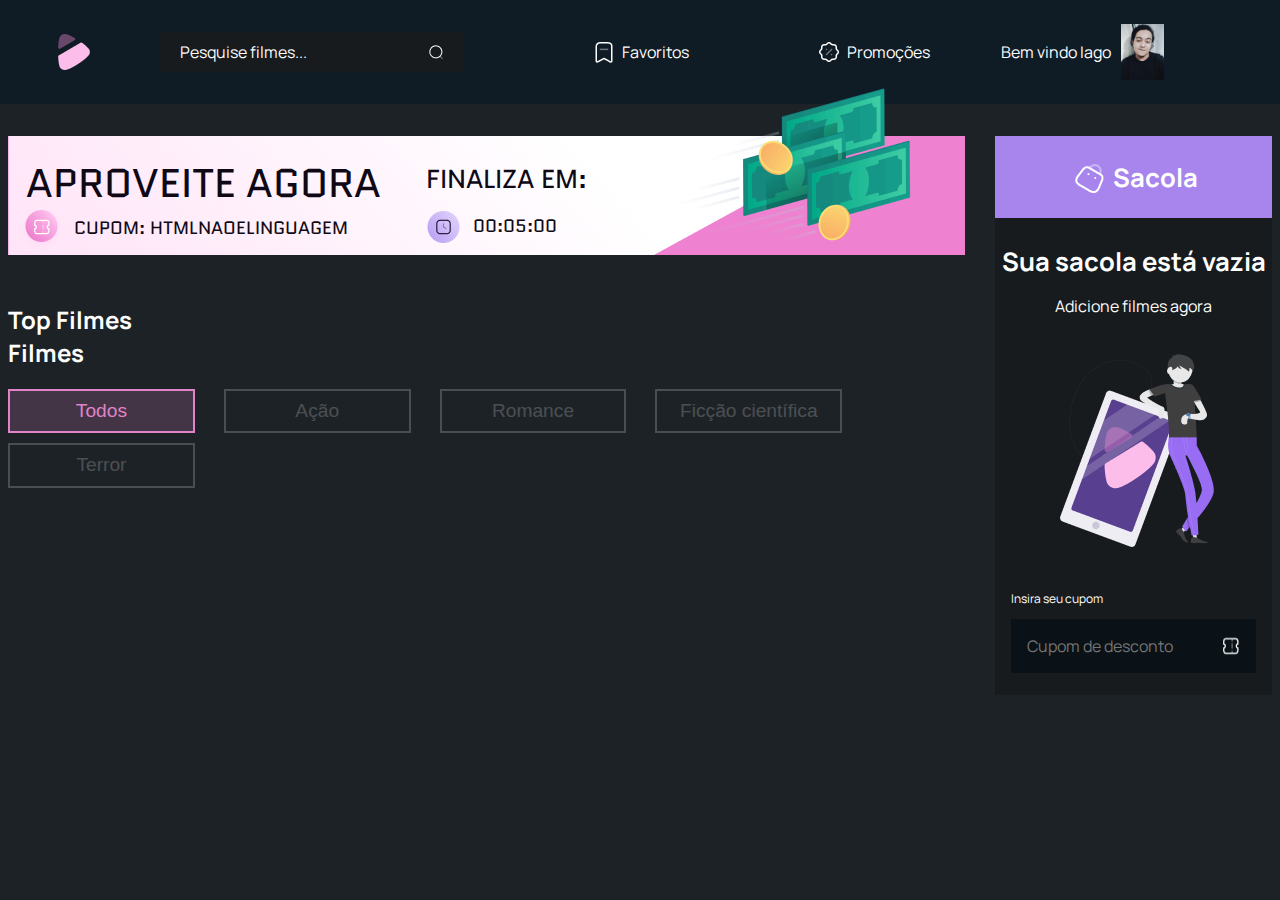
<file: index.html>
<!DOCTYPE html>
<html lang="en">
  <head>
    <meta charset="UTF-8"/>
    <meta name="viewport" content="width=device-width, initial-scale=1.0"/>
    <title>Filmedia</title>
    <link rel="stylesheet" href="index.css"/>
    <link href="https://fonts.googleapis.com/css2?family=Manrope:wght@400;500;600;700&display=swap" rel="stylesheet">
    <link href="https://fonts.googleapis.com/css2?family=Quantico&display=swap" rel="stylesheet"/>
  </head>
  <body>
    <div class="header">
      <div class="box1">
        <div class="search">
          <img src="./imgs/Arrow_-_Right_2.png" alt=""/>
          <div class="search-box">
            <input placeholder="Pesquise filmes..."/>
            <img src="./imgs/search.png" alt=""/>
          </div>
        </div>
        <div class="items-header">
          <div class="favorite">
            <img src="./imgs/Bookmark.png" alt=""/>
            <a href="">Favoritos</a>
          </div>
          <div class="discount">
            <img src="./imgs/Discount.png" alt=""/>
            <a href="">Promoções</a>
          </div>
        </div>
      </div>

      <div class="usuario">
        Bem vindo Iago
        <img src="./imgs/photo.jpg" alt="" style="padding-left: 10px; max-width: 56px; max-height: 56px"/>
      </div>
    </div>
    <div class="content">

      <div class="left-content">
        <div class="promo">
          <img src="./imgs/Rectangle_9.png" alt="" class="imagem1"/>
          <span class="texto">APROVEITE AGORA</span>
          <span class="texto3">FINALIZA EM:</span>
          <p class="hora">00:<span class="timelapse"></span></p>

          <p class="texto2">CUPOM: HTMLNAOELINGUAGEM</p>
          <img src="./imgs/Ellipse 2.png" alt="" class="item2"/>
          <img src="./imgs/Ticket.png" alt="" class="item1"/>
          <img src="./imgs/Ellipse 1.png" alt="" class="item4"/>
          <img src="./imgs/Time_Square.png" alt="" class="item3"/>
          <img src="./imgs/money.png" alt="" class="imagem2"/>
        </div>
        <h2 style="margin-bottom: 0">Top Filmes</h2>
        <div class="container-1"></div>
        <h2 style="margin-top: 0">Filmes</h2>
        <div class="generos">
          <button class="marcado" id="generoTodos">Todos</button>
          <button class="desmarcado" id="generoAcao">Ação</button>
          <button class="desmarcado" id="generoRomance">Romance</button>
          <button class="desmarcado" id="generoFiccao">
            Ficção científica
          </button>
          <button class="desmarcado" id="generoTerror">Terror</button>
        </div>

        <div class="container-2"></div>
      </div>
      <div class="right-content">
        <div class="bag">
          <div class="bag-header">
            <img src="./imgs/Bag.png" alt=""/>
            <span>Sacola</span>
          </div>
          <div class="bag-bottom">
            <div class="bag-content">
              <p class="title">Sua sacola está vazia</p>
              <p class="subtitle">Adicione filmes agora</p>
              <img src="./imgs/Social_Media.png" alt=""/>
            </div>
            <div class="bag-footer">
              <p>Insira seu cupom</p>
            </div>
            <div class="bag-footer-input">
              <input type="text" placeholder="Cupom de desconto" class="bagInput"/>
              <img src="./imgs/Ticket.png" alt=""/>
            </div>
          </div>
        </div>
      </div>
    </div>
    <script src="index.js"></script>
  </body>
</html>
</file>
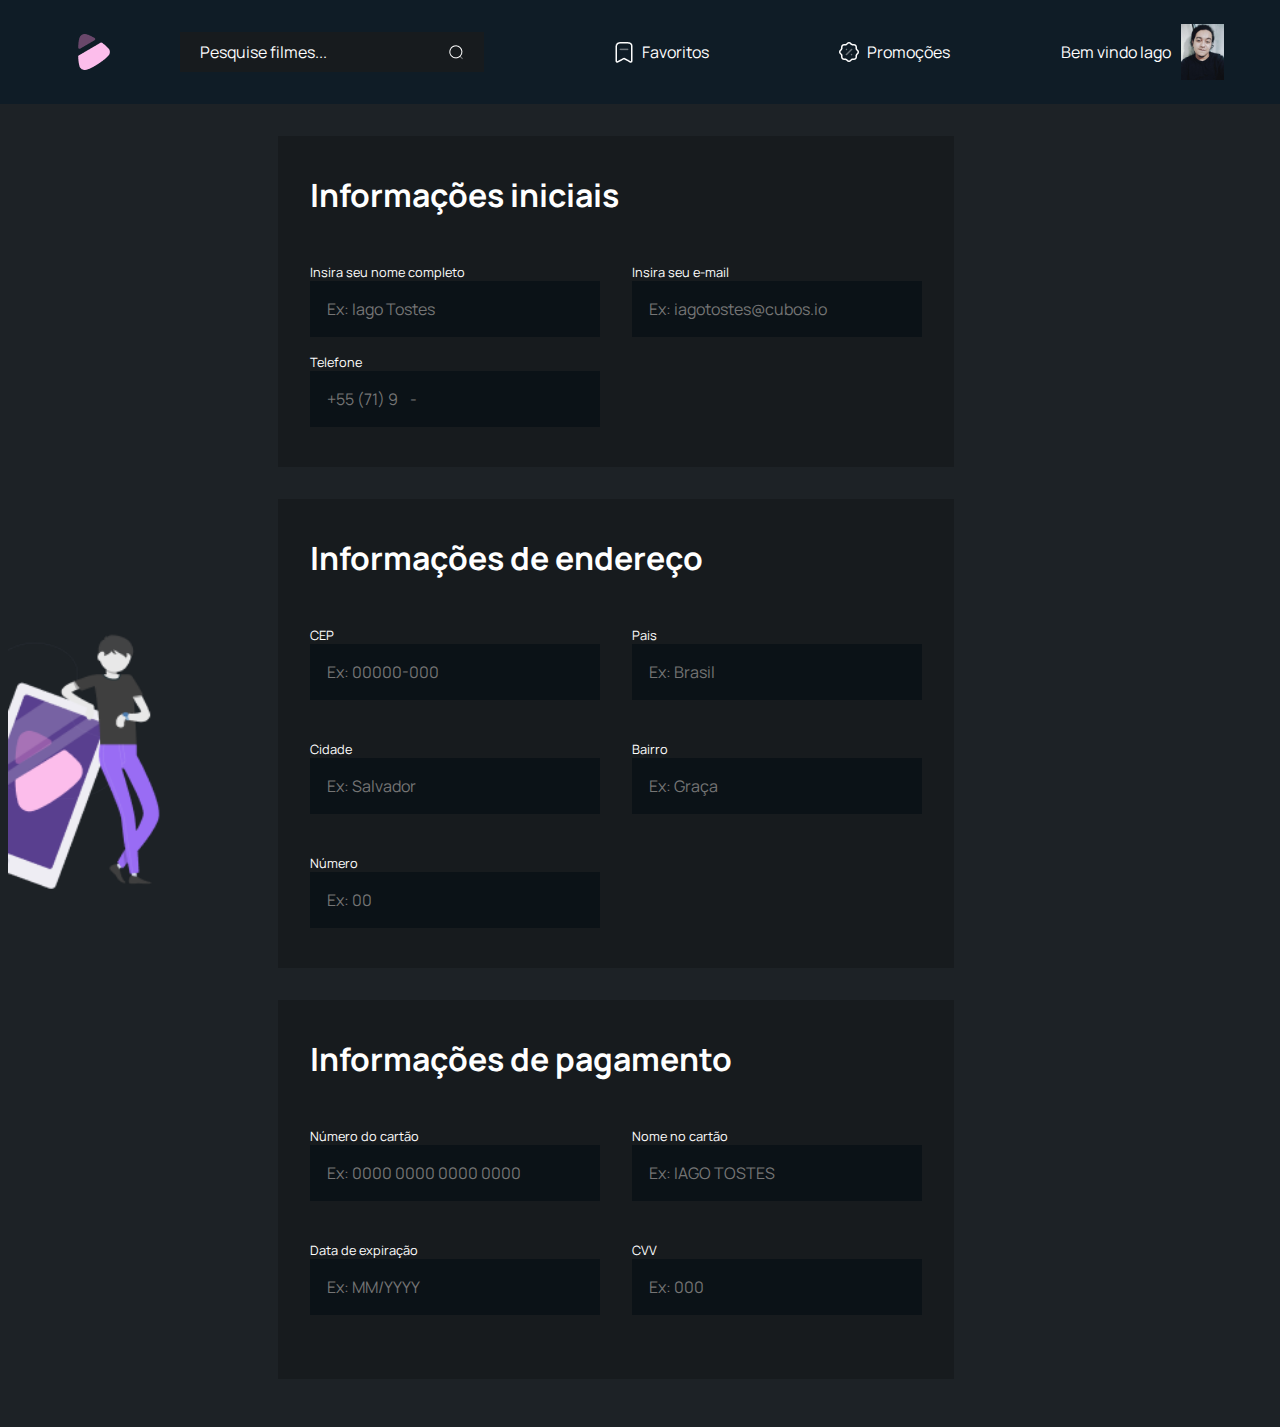
<file: form.html>
<!DOCTYPE html>
<html lang="en">
  <head>
    <meta charset="UTF-8"/>
    <meta name="viewport" content="width=device-width, initial-scale=1.0"/>
    <title>Filmedia</title>
    <link rel="stylesheet" href="form.css"/>
    <link href="https://fonts.googleapis.com/css2?family=Manrope:wght@400;500;600;700&display=swap" rel="stylesheet">
    <link href="https://fonts.googleapis.com/css2?family=Quantico&display=swap" rel="stylesheet"/>
  </head>
  <body>
    <div class="header">
      <div class="box1">
        <div class="search">
          <img src="./imgs/Arrow_-_Right_2.png" alt=""/>
          <div class="search-box">
            <input placeholder="Pesquise filmes..."/>
            <img src="./imgs/search.png" alt=""/>
          </div>
        </div>
        <div class="items-header">
          <div class="favorite">
            <img src="./imgs/Bookmark.png" alt=""/>
            <a href="">Favoritos</a>
          </div>
          <div class="discount">
            <img src="./imgs/Discount.png" alt=""/>
            <a href="">Promoções</a>
          </div>
        </div>
      </div>

      <div class="usuario">
        Bem vindo Iago
        <img src="./imgs/photo.jpg" alt="" style="padding-left: 10px; max-width: 56px; max-height: 56px"/>
      </div>
    </div>
    <div class="content">
      <div class="left-content">
        <form action="./success.html" id="form-page">
          <div class="info-iniciais">
            <h1>Informações iniciais</h1>
            <div class="info-iniciais-div">
              <div class="bloco">

                <div>
                  <p>Insira seu nome completo</p>
                  <input type="text" placeholder="Ex: Iago Tostes"></div>
                <div>
                  <p>Insira seu e-mail</p>
                  <input type="email" placeholder="Ex: iagotostes@cubos.io">
                </div>
              </div>

              <div>
                <p>Telefone</p>
                <input type="tel" placeholder="+55 (71) 9    -">
              </div>

            </div>
          </div>

          <div class="info-endereco">
            <h1>Informações de endereço</h1>
            <div class="info-endereco-div">
              <div class="bloco">
                <div>
                  <p>CEP</p>
                  <input type="text" placeholder="Ex: 00000-000">
                </div>
                <div>
                  <p>Pais</p>
                  <input type="text" placeholder="Ex: Brasil">
                </div>
              </div>
              <div class="bloco">
                <div>
                  <p>Cidade</p>
                  <input type="text" placeholder="Ex: Salvador">
                </div>
                <div>
                  <p>Bairro</p>
                  <input type="text" placeholder="Ex: Graça">
                </div>
              </div>
              <div class="bloco">
                <div>
                  <p>Número</p>
                  <input type="number" placeholder="Ex: 00">
                </div>
              </div>

            </div>
          </div>

          <div class="info-pagamento">
            <h1>Informações de pagamento</h1>
            <div class="info-pagamento-div">
              <div class="bloco">
                <div>
                  <p>Número do cartão</p>
                  <input type="text" placeholder="Ex: 0000 0000 0000 0000">
                </div>
                <div>
                  <p>Nome no cartão</p>
                  <input type="text" placeholder="Ex: IAGO TOSTES">
                </div>
              </div>
              <div class="bloco">
                <div>
                  <p>Data de expiração</p>
                  <input type="text" placeholder="Ex: MM/YYYY">
                </div>
                <div>
                  <p>CVV</p>
                  <input type="number" placeholder="Ex: 000">
                </div>

              </div>
            </div>

          </div>
        </form>
      </div>
      <div class="right-content">
        <div class="bag">
          <div class="bag-header">
            <img src="./imgs/Bag.png" alt=""/>
            <span>Sacola</span>
          </div>
          <div class="bag-bottom">
            <div class="bag-content">
              <p class="title">Sua sacola está vazia</p>
              <p class="subtitle">Adicione filmes agora</p>
              <img src="./imgs/Social_Media.png" alt=""/>
            </div>
            <div class="bag-footer">
              <p>Insira seu cupom</p>
            </div>
            <div class="bag-footer-input">
              <input type="text" placeholder="Cupom de desconto" class="bagInput"/>
              <img src="./imgs/Ticket.png" alt=""/>
            </div>
          </div>
        </div>
      </div>
    </div>
    <script src="form.js"></script>
  </body>
</html>
</file>
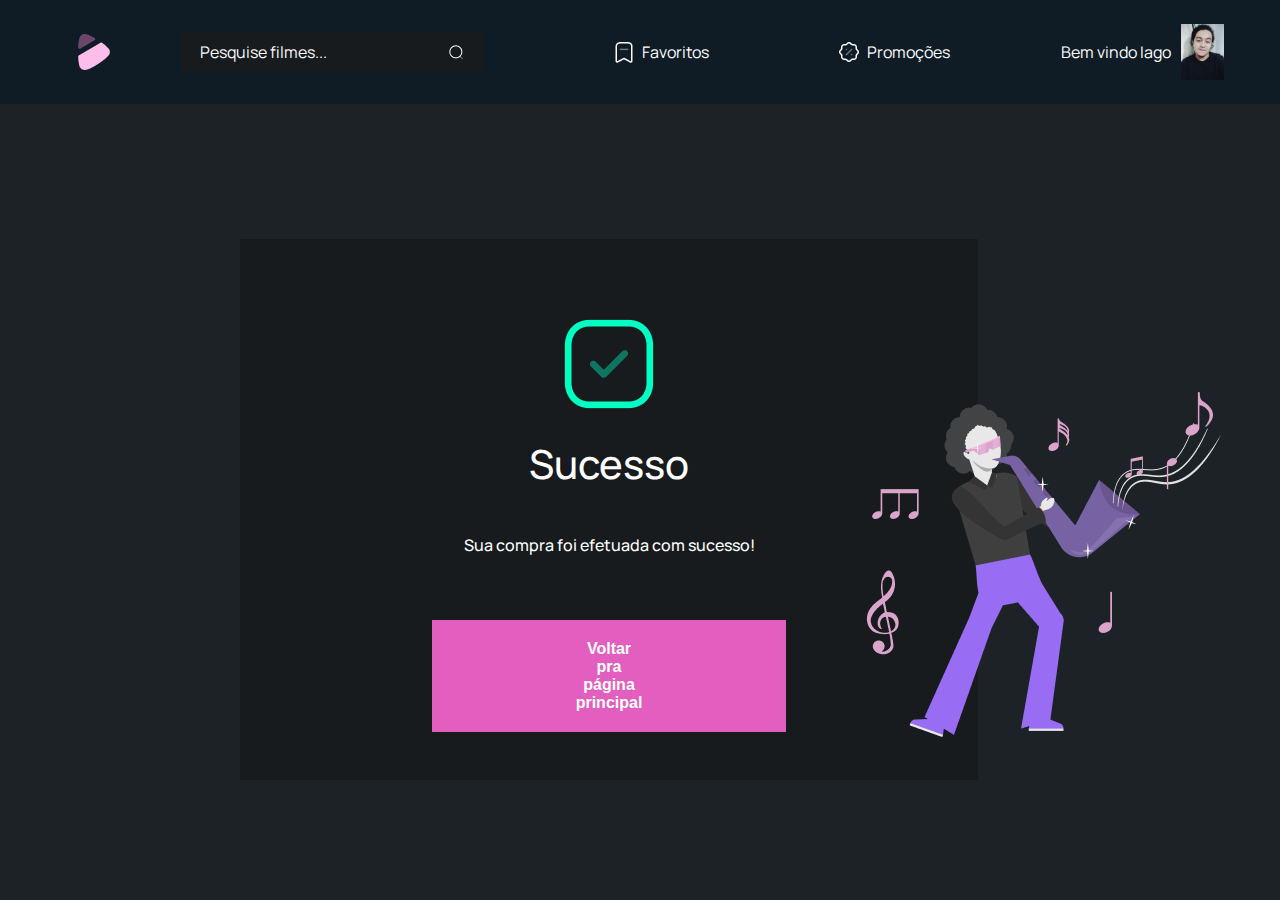
<file: success.html>
<!DOCTYPE html>
<html lang="en">
  <head>
    <meta charset="UTF-8"/>
    <meta name="viewport" content="width=device-width, initial-scale=1.0"/>
    <title>Filmedia</title>
    <link rel="stylesheet" href="success.css"/>
    <link href="https://fonts.googleapis.com/css2?family=Manrope:wght@400;500;600;700&display=swap" rel="stylesheet">
    <link href="https://fonts.googleapis.com/css2?family=Quantico&display=swap" rel="stylesheet"/>
  </head>
  <body>
    <div class="header">
      <div class="box1">
        <div class="search">
          <img src="./imgs/Arrow_-_Right_2.png" alt=""/>
          <div class="search-box">
            <input placeholder="Pesquise filmes..."/>
            <img src="./imgs/search.png" alt=""/>
          </div>
        </div>
        <div class="items-header">
          <div class="favorite">
            <img src="./imgs/Bookmark.png" alt=""/>
            <a href="">Favoritos</a>
          </div>
          <div class="discount">
            <img src="./imgs/Discount.png" alt=""/>
            <a href="">Promoções</a>
          </div>
        </div>
      </div>

      <div class="usuario">
        Bem vindo Iago
        <img src="./imgs/photo.jpg" alt="" style="padding-left: 10px; max-width: 56px; max-height: 56px"/>
      </div>
    </div>
    <div class="content">
      <div class="container-last-page">
        <img src="./imgs/Tick Square.png" alt="">
        <h1>Sucesso</h1>
        <h3>Sua compra foi efetuada com sucesso!</h3>
        <button>
          <span class="back">Voltar pra página principal</span></button>
      </div>
      <img class="img" src="./imgs/Musician.png" alt="">
    </div>
    <script src="success.js"></script>
  </body>
</html>
</file>
<file: index.css>
* {
  box-sizing: content-box;
}
.header ::placeholder {
  color: #fdfdfd;
  padding-left: 0.75em;
}
.header {
  background-color: #0f1c26;
  display: flex;
  justify-content: space-around;
  align-items: center;
  min-height: 6.5em;
}
body {
  background-color: #1d2226;
  margin: 0;
  color: white;
  font-family: "Manrope", sans-serif;
  min-width: 1024px;
}
.usuario {
  display: flex;
  align-items: center;
  padding-right: 5em;
}
.search {
  display: flex;
  align-items: center;
}
.search > img {
  margin-right: 3em;
}
.search-box {
  display: flex;
  min-height: 40px;
  background: #171b1e;
}
.items-header {
  display: flex;
  justify-content: space-evenly;
}
.items-header div {
  margin-left: 8em;
}
.box1 {
  display: flex;
}
.search-box img {
  align-self: center;
  background: #171b1e;
  min-height: 2.5em auto;
  padding-right: 1em;
}
.search-box input {
  all: unset;
  background: #171b1e;
  min-height: 2.5em;
  min-width: 20vw;
  color: white;
  align-self: center;
  padding-left: 0.5em;
}

.promo {
  position: relative;
  display: flex;
  margin-top: 2em;
  margin-bottom: 3em;
  background-color: #ee82d0;
  max-height: 120px;
  max-width: 97%;
  color: #0f0915;
}
.promo .texto {
  padding: 1.15rem;
  position: absolute;
  font-size: 2.5em;
  font-family: "Quantico", sans-serif;
}

.promo .texto2 {
  padding: 1.15rem;
  position: absolute;
  font-size: 1.1rem;
  font-family: "Quantico", sans-serif;
  top: 2.45em;
  left: 3rem;
}
.promo .texto3 {
  padding: 1.15rem;
  position: absolute;
  font-size: 1.6rem;
  left: 25rem;
  top: 0.4rem;
  font-family: "Quantico", sans-serif;
}
.promo p {
  padding: 1.15rem;
  position: absolute;
  font-size: 1.1rem;
  left: 27.9rem;
  top: 2.55rem;
  font-family: "Quantico", sans-serif;
}
.item2 {
  position: absolute;
  bottom: 0.1em;
  left: 0.6em;
}
.item1 {
  position: absolute;
  bottom: 1.15em;
  left: 1.55em;
}
.item4 {
  position: absolute;
  bottom: 0.78rem;
  left: 26.2rem;
}
.item3 {
  position: absolute;
  bottom: 1.25em;
  left: 26.75em;
}
.imagem1 {
  position: relative;
}
.imagem2 {
  position: absolute;
  left: 69%;
  bottom: 0.01em;
}

.filme {
  margin-right: 2em;
  min-height: 20em;
  min-width: 11.5em;
  display: flex;
  flex-direction: column;
  justify-content: space-between;
  background-size: 11.5em 20em;
  background-repeat: no-repeat;
  border: none;
  margin-top: 1.5em;
  margin-bottom: 1.5em;
}
.filme-topo {
  padding-left: 0.75em;
  padding-top: 0.75em;
}
.filme-rodape-classe {
  display: flex;
  align-items: center;
  flex-direction: row;
  justify-content: space-between;
  margin: 0em 0.5em;
}
.filme-rodape-classe div {
  color: #fbcd6e;
}
.nota {
  color: #fbcd6e;
}
.filme-rodape-add {
  display: flex;
  justify-content: space-between;
  background-color: #a785ed;
  padding: 0em 0.5em;
  margin: 0.5em;
  outline: inherit;
  height: 2em;
  min-width: 11.5em;
  align-items: center;
  color: white;
}
.filme-rodape-add:hover {
  background: linear-gradient(
      0deg,
      rgba(46, 46, 46, 0.45),
      rgba(46, 46, 46, 0.45)
    ),
    #a785ed;
}
.container-1,
.container-2 {
  display: flex;
  flex-direction: row;
  flex-wrap: wrap;
  max-width: 68em;
}
.generos button {
  margin-right: 1.35em;
  background: transparent;
  border: 2px solid #ffffff;
  color: #ffffff;
  opacity: 0.2;
  margin-bottom: 10px;
  min-height: 2em;
  min-width: 8.9em;
  font-size: 1.2em;
  outline: inherit;
}
.generos button:hover {
  color: #e183c8;
  border: 2px solid #e183c8;
  background: transparent;
  opacity: 1;
}
.generos button:active {
  border: 2px solid #a785ed;
  color: #a785ed;
  background: transparent;
  opacity: 1;
}
.generos .marcado {
  border: 2px solid #e183c8;
  color: #e183c8;
  opacity: 1;
  background: rgba(225, 131, 200, 0.2);
}
.generosClique {
  margin-right: 1.35em;
  background: rgba(225, 131, 200, 0.2);
  border: 2px solid #e183c8;
  color: #e183c8;

  min-height: 2em;
  min-width: 8.9em;
  font-size: 1.2em;
  outline: inherit;
}
a {
  text-decoration: none;
  color: white;
  padding-left: 6px;
}
.discount,
.favorite {
  display: flex;
  align-items: center;
}
.content {
  display: flex;
  justify-content: center;
  margin-left: 0.5em;
  margin-right: 0.5em;
}
.bag-content {
  text-align: center;
}
.bag-bottom {
  background: #171b1e;
  padding-bottom: 0.35em;
}
.bag-header {
  font-size: 1.6rem;
  font-weight: bold;
  display: flex;
  align-items: center;
  background-color: #a785ed;
  padding: 0.75em 0em;
  justify-content: center;
}
.right-content {
  margin-top: 2em;
}
.title {
  padding-top: 1em;
  margin: 0;
  font-size: 1.6em;
  font-weight: bold;
}
.subtitle {
  font-size: 1rem;
}
.bag-footer {
  font-size: 0.75em;
  margin-left: 1rem;
}
.bag-footer-input {
  display: flex;
  justify-content: space-between;
  padding: 1em;
  margin: 0em 1em 1em 1em;
  background: #0b1217;
  min-width: 10vw;
}

.bag-footer-input input {
  all: unset;
  color: white;
  min-width: 15vw;
}
.bag {
  position: sticky;
  top: 2.5em;
}
.bag-content-2 {
  display: flex;
  align-items: center;
  justify-content: space-between;
}
.filme-icon img {
  max-width: 4em;
  max-height: 5em;
  margin: 1em;
}
.filme-bag {
  display: flex;
  align-items: center;
  font-size: 1em;
}
.filme-info-preco {
  margin-top: 0.5em;
}
.filme-qtd {
  margin-right: 1em;
  display: flex;
  align-items: center;
}

.filme-qtd-span {
  margin: 0.5em;
}
.bag-confirmar {
  color: white;
  display: flex;
  justify-content: space-between;
  align-items: center;
  background-color: #e25ebf;
  padding: 1rem;
  width: 100%;
  font-size: 1.2rem;
  outline: inherit;
  box-sizing: border-box;
}
.bag-confirmar:hover {
  color: white;
  display: flex;
  justify-content: space-between;
  align-items: center;
  background: linear-gradient(
      0deg,
      rgba(225, 123, 123, 0.45),
      rgba(225, 123, 123, 0.45)
    ),
    #ffb6eb;
  box-shadow: 0px 16px 24px -12px rgba(226, 94, 191, 0.16);
  padding: 1rem;
  width: 100%;
  font-size: 1.2rem;
  outline: inherit;
  box-sizing: border-box;
}
.bag-confirmar-div {
  padding: 0em 1em 1em 1em;
}
</file>
<file: form.css>
* {
  box-sizing: content-box;
}
.header ::placeholder {
  color: #fdfdfd;
  padding-left: 0.75em;
}
.header {
  background-color: #0f1c26;
  display: flex;
  justify-content: space-around;
  align-items: center;
  min-height: 6.5em;
}
body {
  background-color: #1d2226;
  margin: 0;
  color: white;
  font-family: "Manrope", sans-serif;
  min-width: 1024px;
}
.usuario {
  display: flex;
  align-items: center;
}
.search {
  display: flex;
  align-items: center;
}
.search > img {
  margin-right: 3em;
}
.search-box {
  display: flex;
  min-height: 40px;
  background: #171b1e;
}
.search-box img {
  align-self: center;
  background: #171b1e;
  min-height: 2.5em auto;
  padding-right: 1em;
}
.search-box input {
  all: unset;
  background: #171b1e;
  min-height: 2.5em;
  min-width: 20vw;
  color: white;
  align-self: center;
  padding-left: 0.5em;
}

.items-header {
  display: flex;
  justify-content: space-evenly;
}
.items-header div {
  margin-left: 8em;
}
.box1 {
  display: flex;
}

a {
  text-decoration: none;
  color: white;
  padding-left: 6px;
}
.discount,
.favorite {
  display: flex;
  align-items: center;
}
.content {
  display: flex;
  justify-content: center;
  margin-left: 0.5em;
  margin-right: 0.5em;
  background-image: url(./imgs/Social_Media.png);
  background-repeat: no-repeat;
  background-position-y: center;
  background-size: 25%;
  background-position-x: -7em;
}
.bag-content {
  text-align: center;
}
.bag-bottom {
  background: #171b1e;
  padding-bottom: 0.35em;
}
.bag-header {
  font-size: 1.6rem;
  font-weight: bold;
  display: flex;
  align-items: center;
  background-color: #a785ed;
  padding: 0.75em 0em;
  justify-content: center;
}
.right-content {
  margin-top: 2em;
}
.title {
  padding-top: 1em;
  margin: 0;
  font-size: 1.6em;
  font-weight: bold;
}
.subtitle {
  font-size: 1rem;
}
.bag-footer {
  font-size: 0.75em;
  margin-left: 1rem;
}
.bag-footer-input {
  display: flex;
  justify-content: space-between;
  padding: 1em;
  margin: 0em 1em 1em 1em;
  background: #0b1217;
  min-width: 10vw;
}

.bag-footer-input input {
  all: unset;
  color: white;
  min-width: 15vw;
}
.bag {
  position: sticky;
  top: 2.5em;
}
.bag-content-2 {
  display: flex;
  align-items: center;
  justify-content: space-between;
}
.filme-icon img {
  max-width: 4em;
  max-height: 5em;
  margin: 1em;
}
.filme-bag {
  display: flex;
  align-items: center;
  font-size: 1em;
}
.filme-info-preco {
  margin-top: 0.5em;
}
.filme-qtd {
  margin-right: 1em;
  display: flex;
  align-items: center;
}
.filme-qtd-span {
  margin: 0.5em;
}
.bag-confirmar:enabled {
  color: white;
  display: flex;
  justify-content: space-between;
  align-items: center;
  background-color: #e25ebf;
  padding: 1rem;
  width: 100%;
  font-size: 1.2rem;
  outline: inherit;
  box-sizing: border-box;
}

.bag-confirmar:disabled {
  color: white;
  display: flex;
  justify-content: space-between;
  align-items: center;
  background: linear-gradient(0deg, #898989, #898989);
  padding: 1rem;
  width: 100%;
  font-size: 1.2rem;
  outline: inherit;
  box-sizing: border-box;
}

.bag-confirmar:hover:enabled {
  color: white;
  display: flex;
  justify-content: space-between;
  align-items: center;
  background: linear-gradient(
      0deg,
      rgba(225, 123, 123, 0.45),
      rgba(225, 123, 123, 0.45)
    ),
    #ffb6eb;
  box-shadow: 0px 16px 24px -12px rgba(226, 94, 191, 0.16);
  padding: 1rem;
  width: 100%;
  font-size: 1.2rem;
  outline: inherit;
  box-sizing: border-box;
}
.bag-confirmar-div {
  padding: 0em 1em 1em 1em;
}

/* pagina form */
.bloco {
  display: flex;
  margin-top: 1.5em;
}
.info-iniciais,
.info-endereco {
  background: #171b1e;
  display: flex;
  flex-direction: column;
  margin-top: 2em;
  margin-right: 3em;
  margin-bottom: 1em;
  padding: 1em 0em 1.5em 2em;
}
.info-pagamento {
  background: #171b1e;
  display: flex;
  flex-direction: column;
  margin-top: 2em;
  margin-bottom: 3em;
  margin-right: 3em;
  padding: 1em 0em 3em 2em;
}
.info-iniciais-div,
.info-endereco-div,
.info-pagamento-div {
  display: flex;
  flex-direction: column;
}
.info-iniciais input,
.info-endereco input,
.info-pagamento input {
  all: unset;
  color: white;
  padding: 1em;
  margin-right: 2em;
  background: #0b1217;
  border: 1px solid #0b1217;
  min-width: 20vw;
  margin-bottom: 1em;
}
.info-iniciais input:focus:invalid,
.info-endereco input:focus:invalid,
.info-pagamento input:focus:invalid {
  all: unset;
  color: white;
  padding: 1em;
  margin-right: 2em;
  background: #0b1217;
  border: 1px solid #eb5757;
  min-width: 20vw;
  margin-bottom: 1em;
}
.info-iniciais input:focus,
.info-endereco input:focus,
.info-pagamento input:focus {
  all: unset;
  color: white;
  padding: 1em;
  margin-right: 2em;
  background: #0b1217;
  border: 1px solid #fdfdfd;
  min-width: 20vw;
  margin-bottom: 1em;
}
.info-iniciais input:hover,
.info-endereco input:hover,
.info-pagamento input:hover {
  all: unset;
  color: white;
  padding: 1em;
  margin-right: 2em;
  background: #0b1217;
  border: 1px solid #8c8c8c;
  min-width: 20vw;
  margin-bottom: 1em;
}
.info-iniciais p,
.info-endereco p,
.info-pagamento p {
  margin: 0;
  font-size: 0.8em;
}

.subtotal {
  display: flex;
  justify-content: space-between;
  font-weight: 600;
  padding: 1em 1em;
}
</file>
<file: success.css>
* {
  box-sizing: content-box;
}
.header ::placeholder {
  color: #fdfdfd;
  padding-left: 0.75em;
}
.header {
  background-color: #0f1c26;
  display: flex;
  justify-content: space-around;
  align-items: center;
  min-height: 6.5em;
}
body {
  background-color: #1d2226;
  margin: 0;
  color: white;
  font-family: "Manrope", sans-serif;
  min-width: 1024px;
}
.usuario {
  display: flex;
  align-items: center;
}
.search {
  display: flex;
  align-items: center;
}
.search > img {
  margin-right: 3em;
}
.search-box {
  display: flex;
  min-height: 40px;
  background: #171b1e;
}
.search-box img {
  align-self: center;
  background: #171b1e;
  min-height: 2.5em auto;
  padding-right: 1em;
}
.search-box input {
  all: unset;
  background: #171b1e;
  min-height: 2.5em;
  min-width: 20vw;
  color: white;
  align-self: center;
  padding-left: 0.5em;
}

.items-header {
  display: flex;
  justify-content: space-evenly;
}
.items-header div {
  margin-left: 8em;
}
.box1 {
  display: flex;
}

a {
  text-decoration: none;
  color: white;
  padding-left: 6px;
}
.discount,
.favorite {
  display: flex;
  align-items: center;
}
.content {
  display: flex;
  justify-content: center;
  align-items: center;
  margin-left: 0.5em;
  margin-right: 0.5em;
}
.container-last-page {
  display: flex;
  flex-direction: column;
  justify-content: center;
  align-items: center;
  background: #171b1e;
  padding: 5em 12em 3em;
  margin-top: 15vh;
  margin-left: 25em;
}
h1 {
  font-weight: 500;
  font-size: 40px;
}
h3 {
  font-weight: 500;
  font-size: 16px;
}
.container-last-page button {
  background: #e25ebf;
  border: none;
  color: #ffffff;
  margin-top: 3em;
  padding: 1.25em 9em;
  font-size: 1em;
  font-weight: bold;
  outline: inherit;
}
.img {
  position: relative;
  top: 8em;
  right: 12em;
}
</file>
